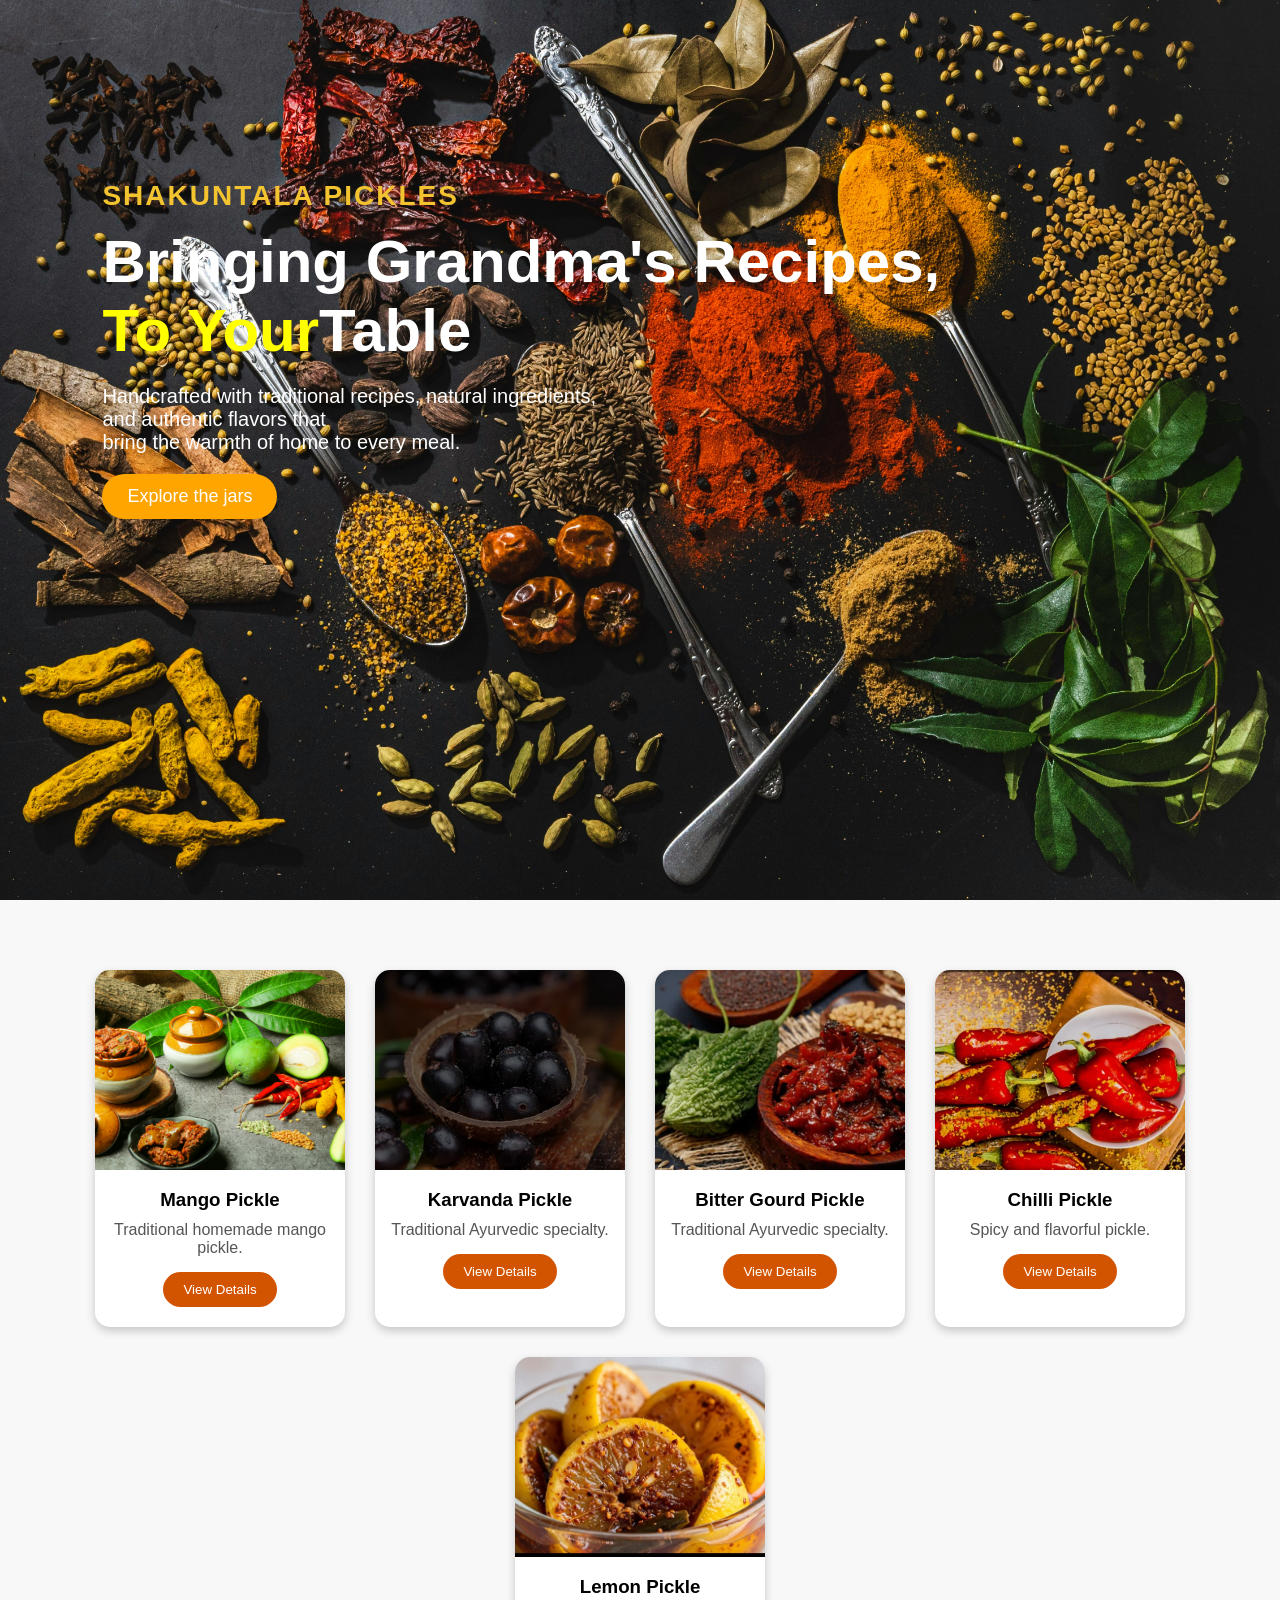
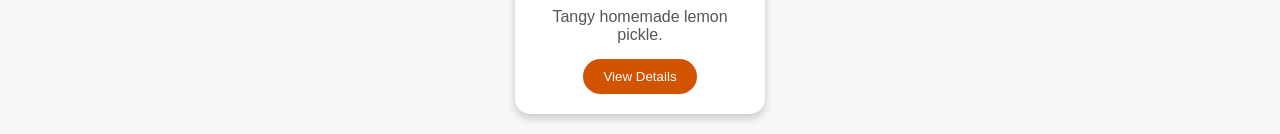
<file: index.html>
<!DOCTYPE html>
<html lang="en">
     
<head>
    <meta charset="UTF-8">
    <meta name="viewport" content="width=device-width, initial-scale=1.0">
    <title>Shakuntala Pickles</title>
    <link rel="stylesheet" href="style.css">   
</head>
<body>
     <div class="hero">
        <img src="frontpage.jpg" alt="Background">

        <div class="content">
            <h3 class="brand-name">SHAKUNTALA PICKLES</h3>
            <h1> Bringing Grandma's Recipes,<br><span class="black-text">To Your</span>Table</h1>
            <p>
                Handcrafted with traditional recipes, natural ingredients, 
                <br > and authentic flavors that <br>bring the warmth of home to every meal.
            </p>



            <button onclick="nextpage()">Explore the jars</button>
        </div>
    
    </div>
       <div class="products-container">

        <div class="card">
            <img src="mango.jpg" alt="Mango Pickle">
            <h3>Mango Pickle</h3>
            <p>Traditional homemade mango pickle.</p>
            <button onclick="location.href='mango.html'">View Details</button>
        </div>

        <div class="card">
            <img src="karvanda.jpg" alt="Karvanda Pickle">
            <h3>Karvanda Pickle</h3>
            <p>Traditional Ayurvedic specialty.</p>
            <button onclick="location.href='karvanda.html'">View Details</button>
        </div>

        <div class="card">
            <img src="bittergourd.jpg" alt="Bitter Gourd Pickle">
            <h3>Bitter Gourd Pickle</h3>
            <p>Traditional Ayurvedic specialty.</p>
            <button onclick="location.href='bittergourd.html'">View Details</button>
        </div>

        <div class="card">
            <img src="chilli.jpg" alt="Chilli Pickle">
            <h3>Chilli Pickle</h3>
            <p>Spicy and flavorful pickle.</p>
            <button onclick="location.href='chilli.html'">View Details</button>
        </div>

        <div class="card">
            <img src="lemon.jpg" alt="Lemon Pickle">
            <h3>Lemon Pickle</h3>
            <p>Tangy homemade lemon pickle.</p>
            <button onclick="location.href='lemon.html'">View Details</button>
        </div>

    </div>
</body>
<script>
    function nextpage() {
        window.location.href = "products.html";
    }
</script>
</html>
</file>
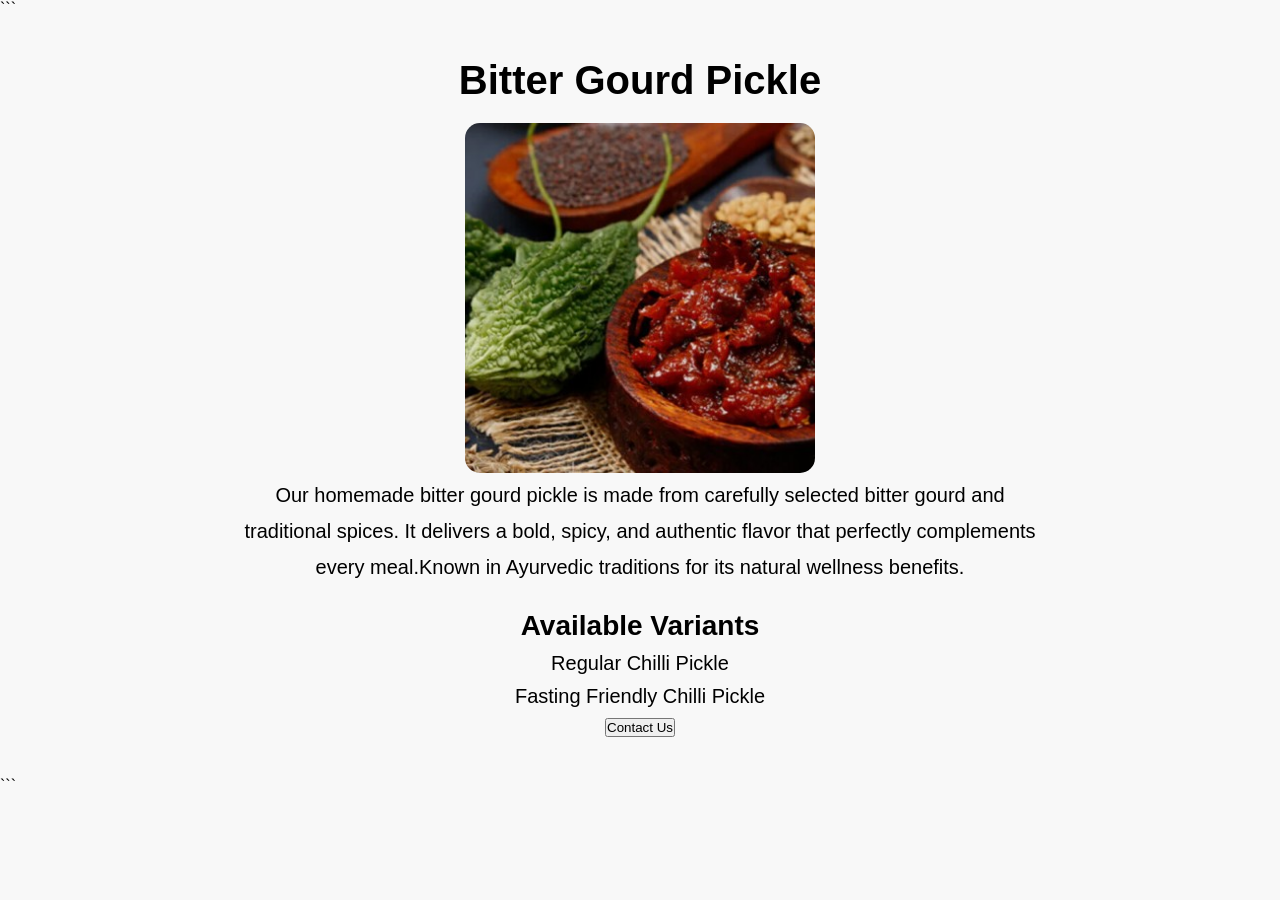
<file: biteerground.html>
<!DOCTYPE html>

<html lang="en">
<head>
    <meta charset="UTF-8">
    <meta name="viewport" content="width=device-width, initial-scale=1.0">
    <title>Chilli Pickle - Shakuntala Pickles</title>
    <link rel="stylesheet" href="style.css">
</head>
<body>

```
<div class="product-page">

    <h1>Bitter Gourd Pickle</h1>

    <img src="bittergourd.jpg" alt="Bitter Gourd Pickle" class="product-image">

    <p class="description">
        Our homemade bitter gourd pickle is made from carefully selected
        bitter gourd and traditional spices. It delivers a bold, spicy,
        and authentic flavor that perfectly complements every meal.Known in Ayurvedic
        traditions for its natural wellness benefits.
    </p>

    <h2>Available Variants</h2>

    <ul class="variants">
        <li>Regular Chilli Pickle</li>
        <li>Fasting Friendly Chilli Pickle</li>
    </ul>

    <button onclick="location.href='contact.html'">
        Contact Us
    </button>

</div>
```

</body>
</html>
</file>
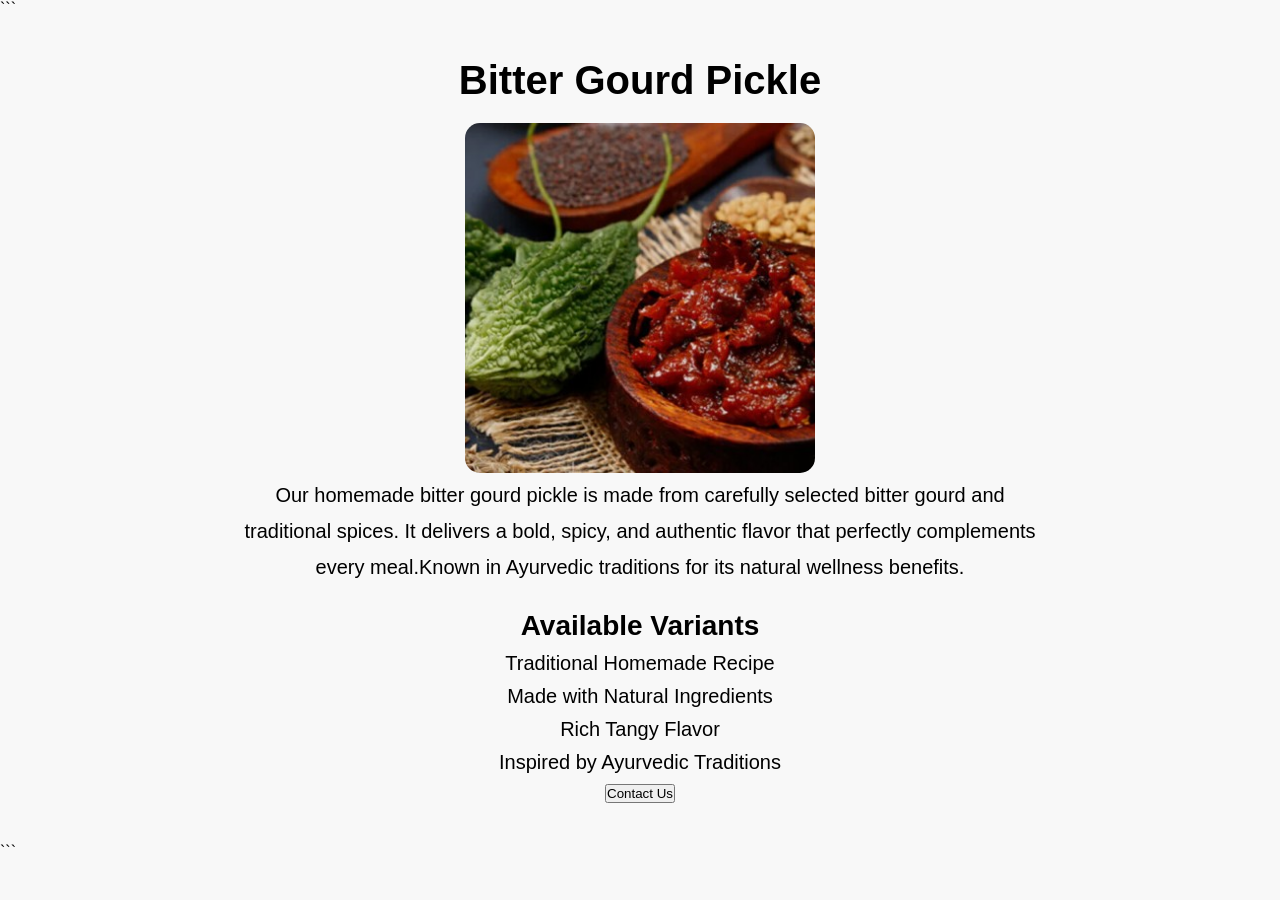
<file: bittergourd.html>
<!DOCTYPE html>

<html lang="en">
<head>
    <meta charset="UTF-8">
    <meta name="viewport" content="width=device-width, initial-scale=1.0">
    <title>Chilli Pickle - Shakuntala Pickles</title>
    <link rel="stylesheet" href="style.css">
</head>
<body>

```
<div class="product-page">

    <h1>Bitter Gourd Pickle</h1>

    <img src="bittergourd.jpg" alt="Bitter Gourd Pickle" class="product-image">

    <p class="description">
        Our homemade bitter gourd pickle is made from carefully selected
        bitter gourd and traditional spices. It delivers a bold, spicy,
        and authentic flavor that perfectly complements every meal.Known in Ayurvedic
        traditions for its natural wellness benefits.
    </p>

    <h2>Available Variants</h2>

    <ul class="variants">
         <li>Traditional Homemade Recipe</li>
        <li>Made with Natural Ingredients</li>
        <li>Rich Tangy Flavor</li>
        <li>Inspired by Ayurvedic Traditions</li>
    </ul>

    <button onclick="location.href='contact.html'">
        Contact Us
    </button>

</div>
```

</body>
</html>
</file>
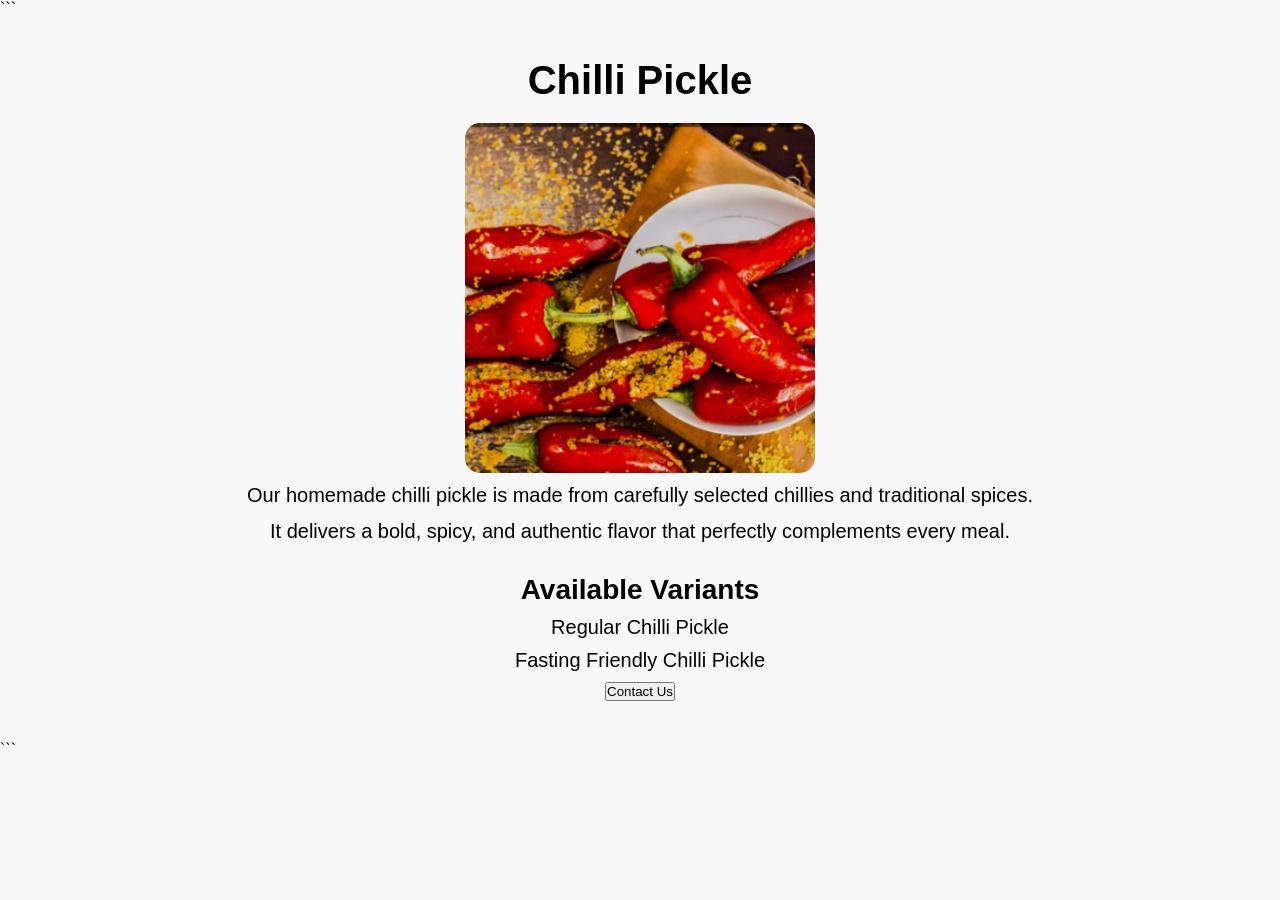
<file: chilli.html>
<!DOCTYPE html>

<html lang="en">
<head>
    <meta charset="UTF-8">
    <meta name="viewport" content="width=device-width, initial-scale=1.0">
    <title>Chilli Pickle - Shakuntala Pickles</title>
    <link rel="stylesheet" href="style.css">
</head>
<body>

```
<div class="product-page">

    <h1>Chilli Pickle</h1>

    <img src="chilli.jpg" alt="Chilli Pickle" class="product-image">

    <p class="description">
        Our homemade chilli pickle is made from carefully selected
        chillies and traditional spices. It delivers a bold, spicy,
        and authentic flavor that perfectly complements every meal.
    </p>

    <h2>Available Variants</h2>

    <ul class="variants">
        <li>Regular Chilli Pickle</li>
        <li>Fasting Friendly Chilli Pickle</li>
    </ul>

    <button onclick="location.href='contact.html'">
        Contact Us
    </button>

</div>
```

</body>
</html>
</file>
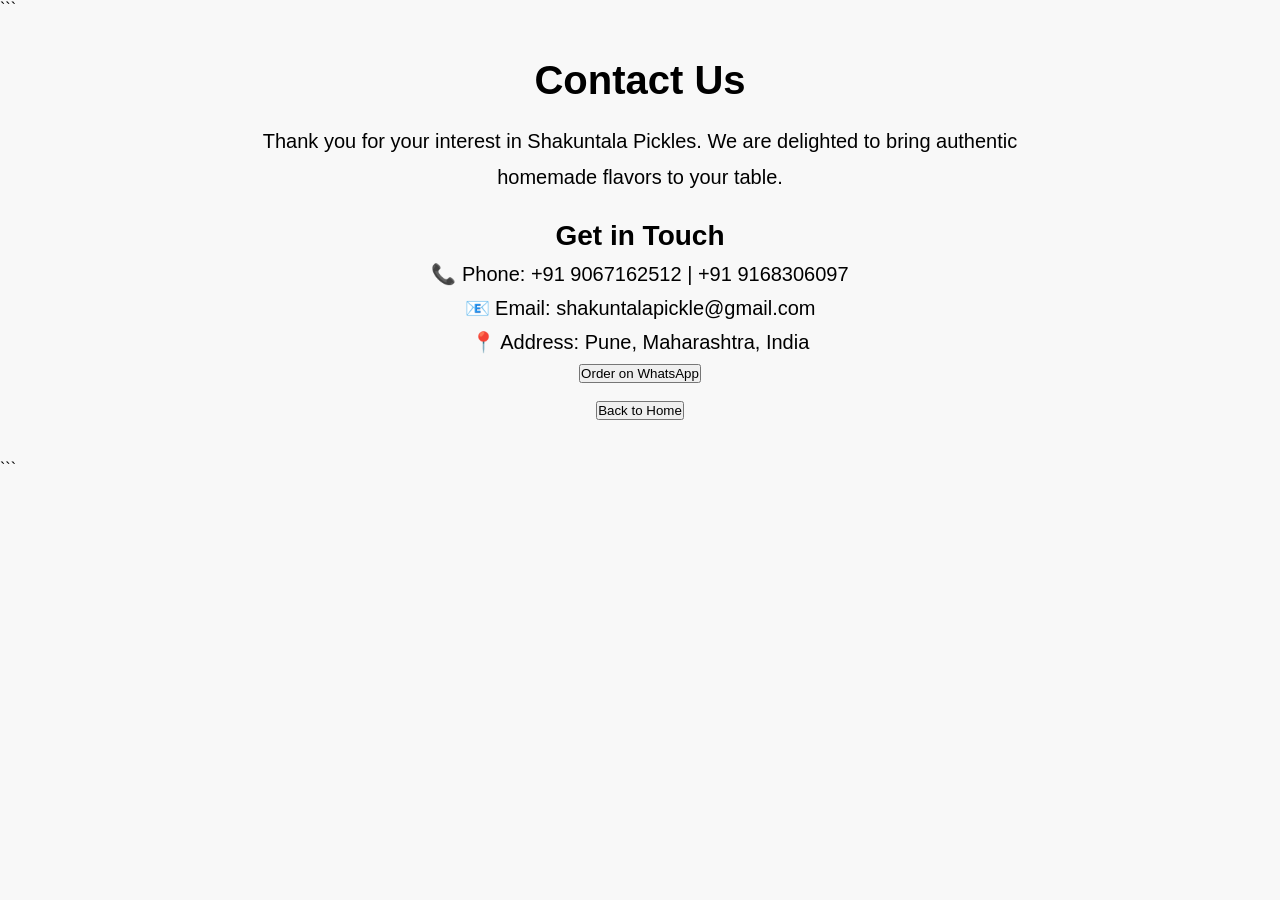
<file: contact.html>
<!DOCTYPE html>

<html lang="en">
<head>
    <meta charset="UTF-8">
    <meta name="viewport" content="width=device-width, initial-scale=1.0">
    <title>Contact Us - Shakuntala Pickles</title>
    <link rel="stylesheet" href="style.css">
</head>
<body>

```
<div class="product-page">

    <h1>Contact Us</h1>

    <p class="description">
        Thank you for your interest in Shakuntala Pickles.
        We are delighted to bring authentic homemade flavors
        to your table.
    </p>

    <h2>Get in Touch</h2>

    <ul class="variants">
        <li>📞 Phone: +91 9067162512 | +91 9168306097</li>
        <li>📧 Email: shakuntalapickle@gmail.com</li>
        <li>📍 Address: Pune, Maharashtra, India</li>
        <!-- <li>🕒 Working Hours: 9:00 AM – 7:00 PM</li> -->
    </ul>

    <button onclick="window.open('https://wa.me/919067162512')">
        Order on WhatsApp
    </button>

    <br><br>

    <button onclick="location.href='index.html'">
        Back to Home
    </button>

</div>
```

</body>
</html>
</file>
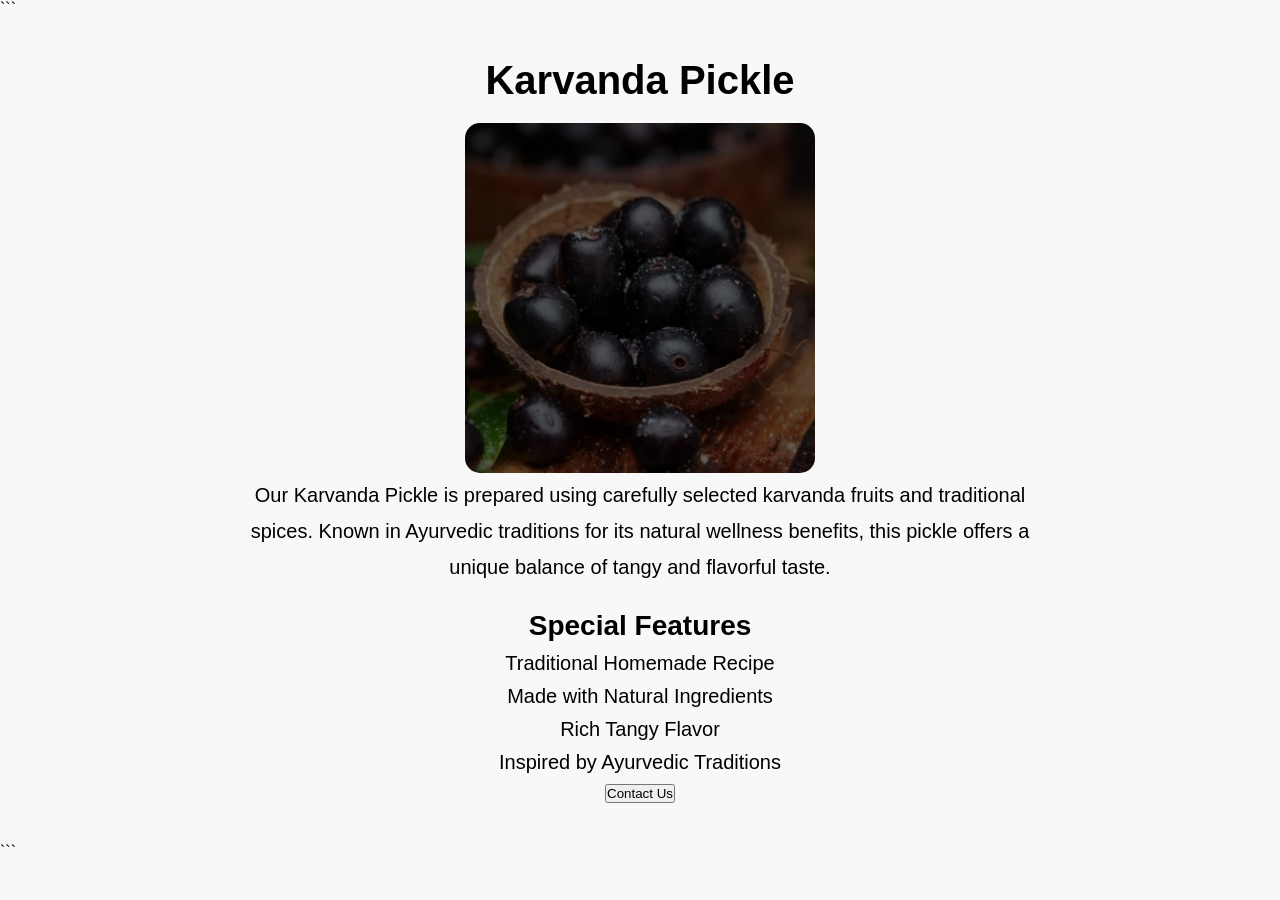
<file: karvanda.html>
<!DOCTYPE html>

<html lang="en">
<head>
    <meta charset="UTF-8">
    <meta name="viewport" content="width=device-width, initial-scale=1.0">
    <title>Karvanda Pickle - Shakuntala Pickles</title>
    <link rel="stylesheet" href="style.css">
</head>
<body>

```
<div class="product-page">

    <h1>Karvanda Pickle</h1>

    <img src="karvanda.jpg" alt="Karvanda Pickle" class="product-image">

    <p class="description">
        Our Karvanda Pickle is prepared using carefully selected
        karvanda fruits and traditional spices. Known in Ayurvedic
        traditions for its natural wellness benefits, this pickle
        offers a unique balance of tangy and flavorful taste.
    </p>

    <h2>Special Features</h2>

    <ul class="variants">
        <li>Traditional Homemade Recipe</li>
        <li>Made with Natural Ingredients</li>
        <li>Rich Tangy Flavor</li>
        <li>Inspired by Ayurvedic Traditions</li>
    </ul>

    <button onclick="location.href='contact.html'">
        Contact Us
    </button>

</div>
```

</body>
</html>
</file>
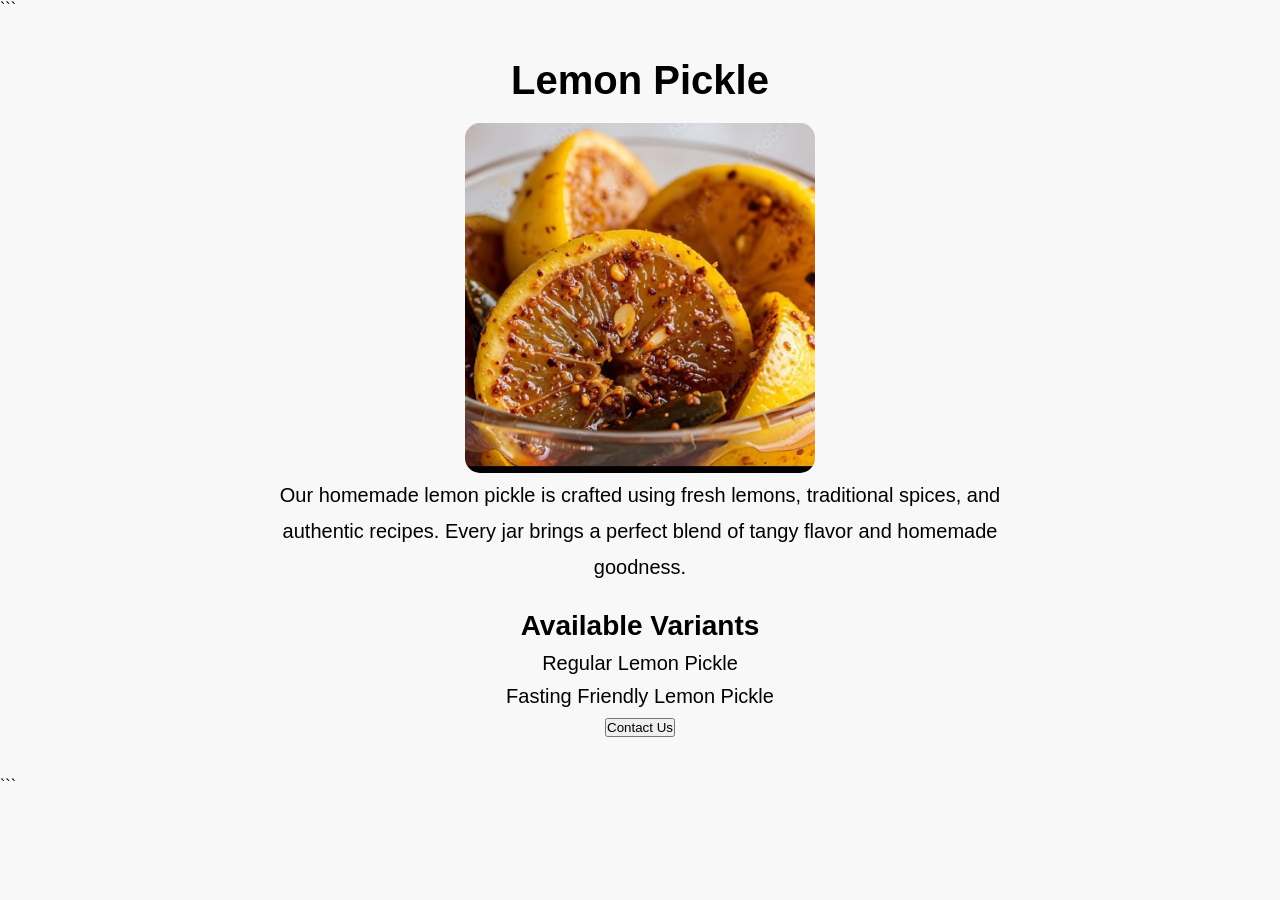
<file: lemon.html>
<!DOCTYPE html>

<html lang="en">
<head>
    <meta charset="UTF-8">
    <meta name="viewport" content="width=device-width, initial-scale=1.0">
    <title>Lemon Pickle - Shakuntala Pickles</title>
    <link rel="stylesheet" href="style.css">
</head>
<body>

```
<div class="product-page">

    <h1>Lemon Pickle</h1>

    <img src="lemon.jpg" alt="Lemon Pickle" class="product-image">

    <p class="description">
        Our homemade lemon pickle is crafted using fresh lemons,
        traditional spices, and authentic recipes. Every jar brings
        a perfect blend of tangy flavor and homemade goodness.
    </p>

    <h2>Available Variants</h2>

    <ul class="variants">
        <li>Regular Lemon Pickle</li>
        <li>Fasting Friendly Lemon Pickle</li>
    </ul>

    <button onclick="location.href='contact.html'">
        Contact Us
    </button>

</div>
```

</body>
</html>
</file>
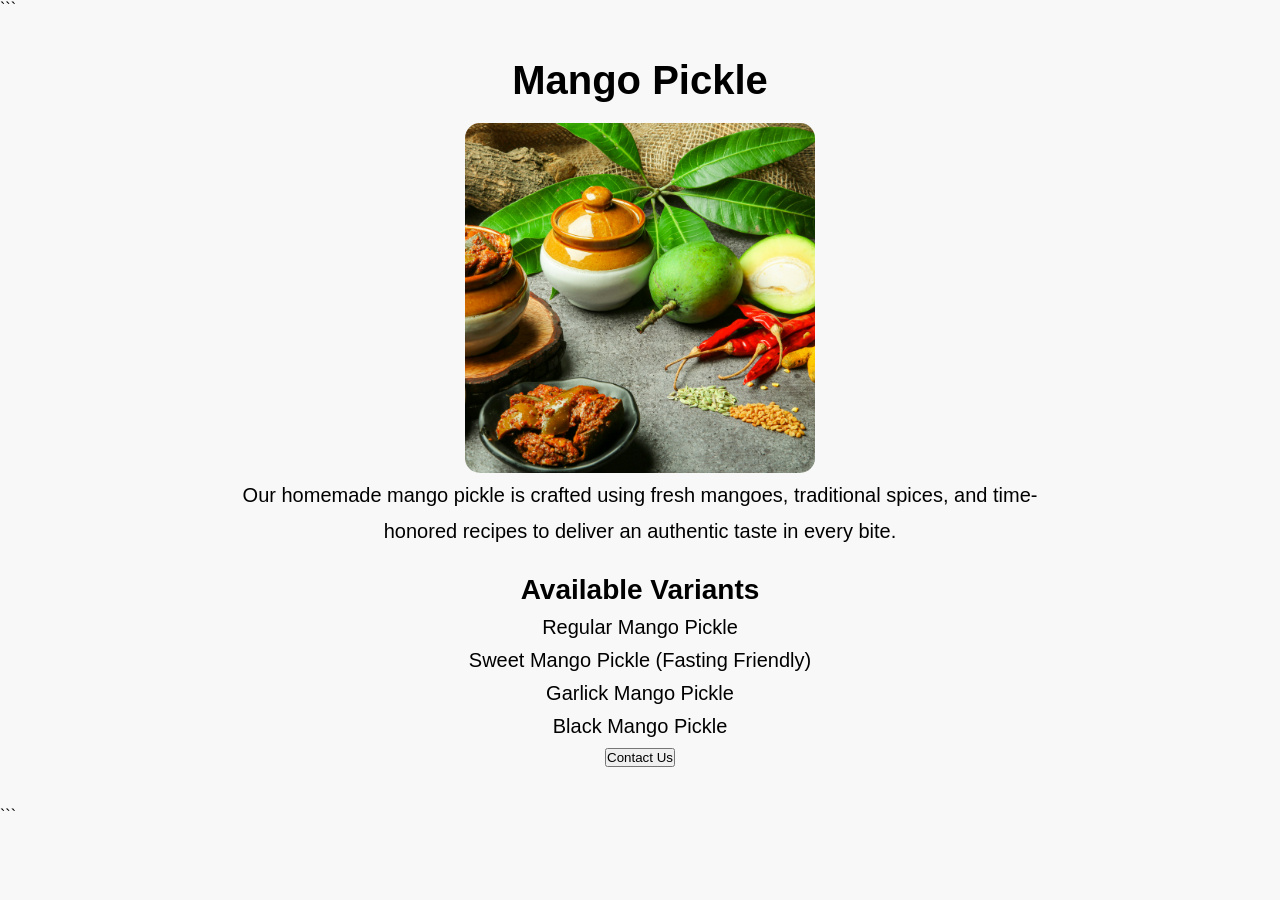
<file: mango.html>
<!DOCTYPE html>


<html lang="en">
<head>
    <meta charset="UTF-8">
    <meta name="viewport" content="width=device-width, initial-scale=1.0">
    <title>Mango Pickle - Shakuntala Pickles</title>
    <link rel="stylesheet" href="style.css">
</head>
<body>

```
<div class="product-page">

    <h1>Mango Pickle</h1>

    <img src="mango.jpg" alt="Mango Pickle" class="product-image">

    <p class="description">
        Our homemade mango pickle is crafted using fresh mangoes,
        traditional spices, and time-honored recipes to deliver
        an authentic taste in every bite.
    </p>

    <h2>Available Variants</h2>

    <ul class="variants">
        <li>Regular Mango Pickle</li>
        <li>Sweet Mango Pickle (Fasting Friendly)</li>
        <li>Garlick Mango Pickle</li>
        <li>Black Mango Pickle</li>
    </ul>

    <button onclick="location.href='contact.html'">
        Contact Us
    </button>

</div>
```

</body>
</html>
</file>
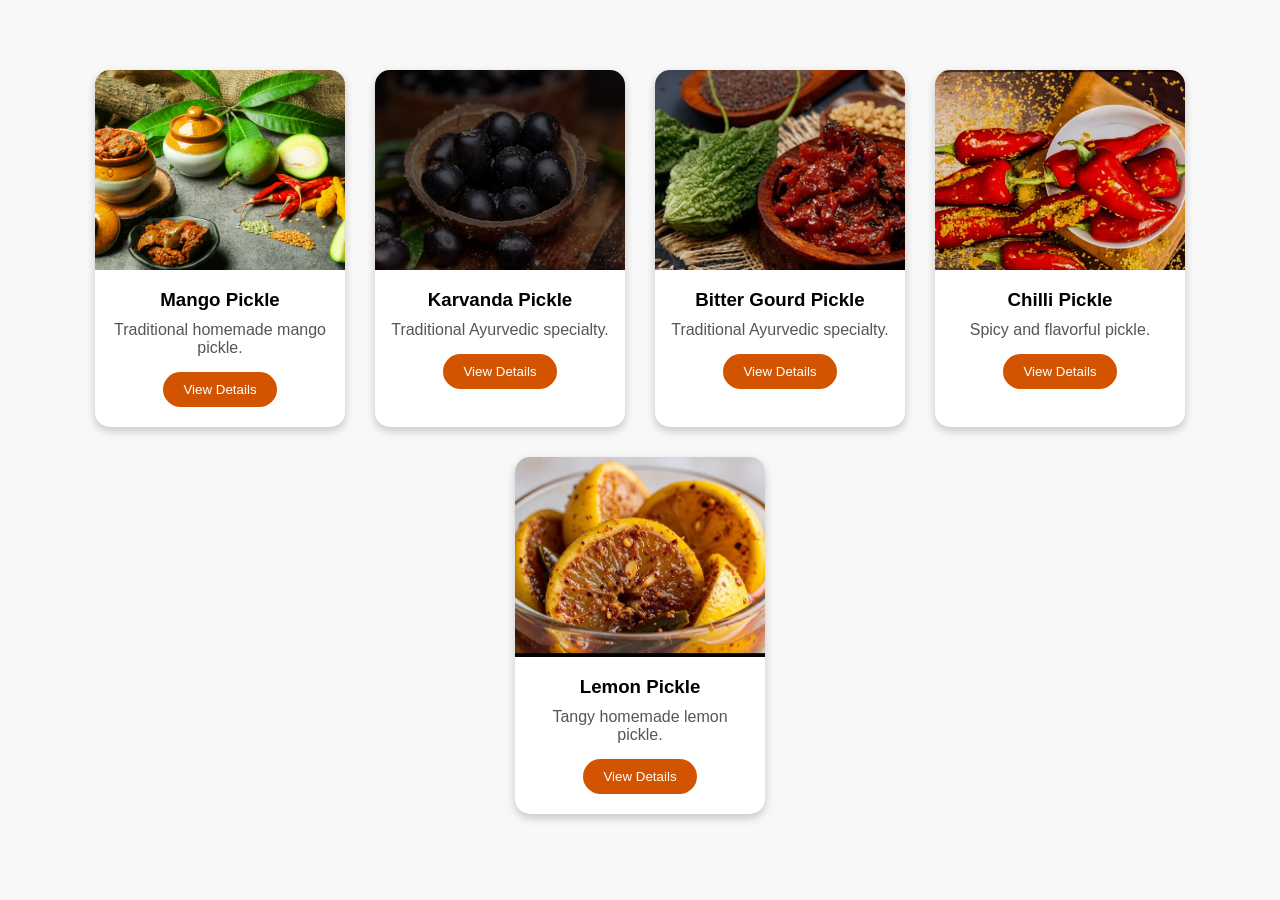
<file: products.html>
<!DOCTYPE html>
<html lang="en">
<head>
    <meta charset="UTF-8">
    <meta name="viewport" content="width=device-width, initial-scale=1.0">
    <title>Document</title>
    <link rel="stylesheet" href="style.css">
</head>
<body>
     <div class="products-container">

        <div class="card">
            <img src="mango.jpg" alt="Mango Pickle">
            <h3>Mango Pickle</h3>
            <p>Traditional homemade mango pickle.</p>
            <button onclick="location.href='mango.html'">View Details</button>
        </div>

        <div class="card">
            <img src="karvanda.jpg" alt="Karvanda Pickle">
            <h3>Karvanda Pickle</h3>
            <p>Traditional Ayurvedic specialty.</p>
            <button onclick="location.href='karvanda.html'">View Details</button>
        </div>

         <div class="card">
            <img src="bittergourd.jpg" alt="Bitter Gourd Pickle">
            <h3>Bitter Gourd Pickle</h3>
            <p>Traditional Ayurvedic specialty.</p>
            <button onclick="location.href='bittergourd.html'">View Details</button>
        </div>

        <div class="card">
            <img src="chilli.jpg" alt="Chilli Pickle">
            <h3>Chilli Pickle</h3>
            <p>Spicy and flavorful pickle.</p>
            <button onclick="location.href='chilli.html'">View Details</button>
        </div>

        <div class="card">
            <img src="lemon.jpg" alt="Lemon Pickle">
            <h3>Lemon Pickle</h3>
            <p>Tangy homemade lemon pickle.</p>
            <button onclick="location.href='lemon.html'">View Details</button>
        </div>

    </div>
</body>
</html>
</file>
<file: style.css>
*{
    margin:0;
    padding:0;
    box-sizing:border-box;
}

.hero{
    position:relative;
     height:100vh;
}

.hero img{
    width:100%;
    display:block;
     height:100%;
    object-fit:cover;
}

.content{
    position:absolute;
    top:20%;
    left:8%;
    color:white;
}

.content h1{
    font-size:60px;
}

.content p{
    margin-top:20px;
    font-size:20px;
}

.content button{
    margin-top:20px;
    padding:12px 25px;
    background:orange;
    color:white;
    border:none;
    border-radius:25px;
    font-size:18px;
    cursor:pointer;
}
.black-text{
    color:yellow;
}
.brand-name{
    font-size: 28px;
    font-weight: bold;
    color: #F4C430;
    letter-spacing: 2px;
    margin-bottom: 15px;
    text-transform: uppercase;
}
/* *{
    margin: 0;
    padding: 0;
    box-sizing: border-box;
} */

body{
    font-family: Arial, sans-serif;
    background-color: #f8f8f8;
    padding: 0;
    margin: 0;
}

.products-container{
    display: flex;
    justify-content: center;
    gap: 30px;
    flex-wrap: wrap;
      margin-top:50px;
    padding:20px;
}

.card{
    width: 250px;
    background: white;
    border-radius: 15px;
    overflow: hidden;
    text-align: center;
    box-shadow: 0 4px 10px rgba(0,0,0,0.2);
    transition: 0.3s;
}

.card:hover{
    transform: translateY(-8px);
}

.card img{
    width: 100%;
    height: 200px;
    object-fit: cover;
}

.card h3{
    margin: 15px 0 10px;
}

.card p{
    padding: 0 15px;
    color: #555;
}

.card button{
    margin: 15px 0 20px;
    padding: 10px 20px;
    border: none;
    border-radius: 25px;
    background-color: #d35400;
    color: white;
    cursor: pointer;
}

.card button:hover{
    background-color: #b34700;
}
.product-page{
    text-align: center;
    padding: 40px;
}

.product-page h1{
    font-size: 40px;
    margin-bottom: 20px;
}

.product-page h2{
    font-size: 28px;
    margin-top: 25px;
}

.product-page p{
    font-size: 20px;
    line-height: 1.8;
    max-width: 800px;
    margin: auto;
}

.product-page ul{
    list-style: none;
    padding: 0;
}

.product-page li{
    font-size: 20px;
    margin: 10px 0;
}

.product-image{
    width: 350px;
    height: 350px;
    object-fit: cover;
    border-radius: 15px;

}

@media screen and (max-width:768px){

    .content{
        top: 10%;
        left: 5%;
        width: 90%;
    }

    .content h1{
        font-size: 32px;
        line-height: 1.2;
    }

    .content p{
        font-size: 14px;
    }

    .brand-name{
        font-size: 20px;
    }
      .card{
        width:90%;
        max-width:320px;
    }
     .product-image{
        width:250px;
        height:250px;
    }
}
</file>
